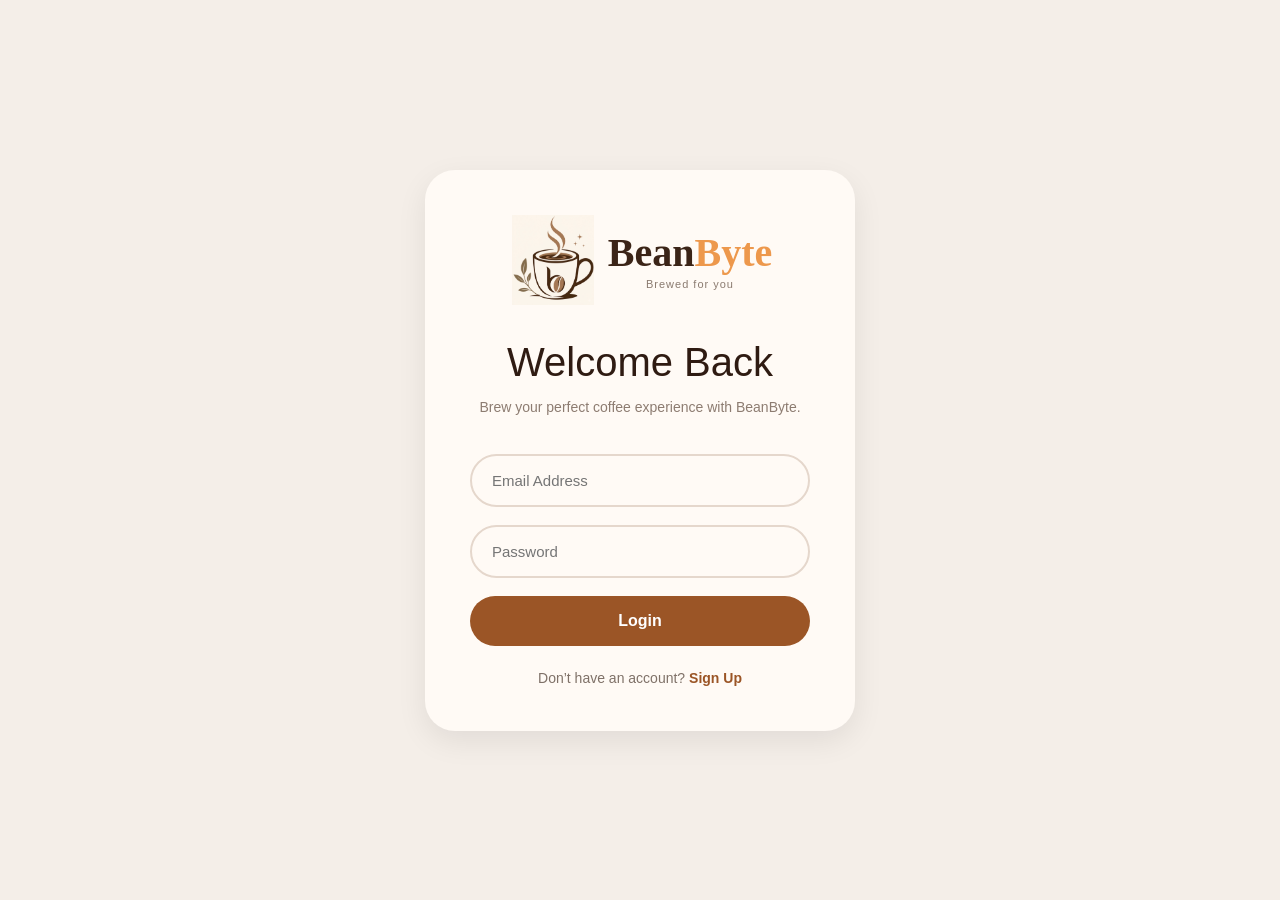
<file: Login.html>
<!DOCTYPE html>
<html lang="en">

<head>
    <meta charset="UTF-8">
    <meta name="viewport" content="width=device-width, initial-scale=1.0">
    <title>BeanByte Login</title>

    <link rel="stylesheet" href="Login.css">
</head>

<body>

    <div class="login-box">

        <!-- Logo -->

        <div class="logo">

            <img src="logo.png" alt="BeanByte Logo">

            <div class="logo-text">

                <h2>
                    <span class="bean">Bean</span><span class="byte">Byte</span>
                </h2>

                <p class="tagline">Brewed for you</p>

            </div>

        </div>

        <!-- Heading -->

        <h1>Welcome Back</h1>

        <p class="subtitle">
            Brew your perfect coffee experience with BeanByte.
        </p>

        <!-- Form -->

        <form>

            <input type="email" placeholder="Email Address" required>

            <input type="password" placeholder="Password" required>

            <button type="submit">Login</button>

        </form>

        <!-- Bottom Text -->

        <p class="bottom-text">
            Don’t have an account?
            <a href="signup.html">Sign Up</a>
        </p>

    </div>

</body>
</html>
</file>
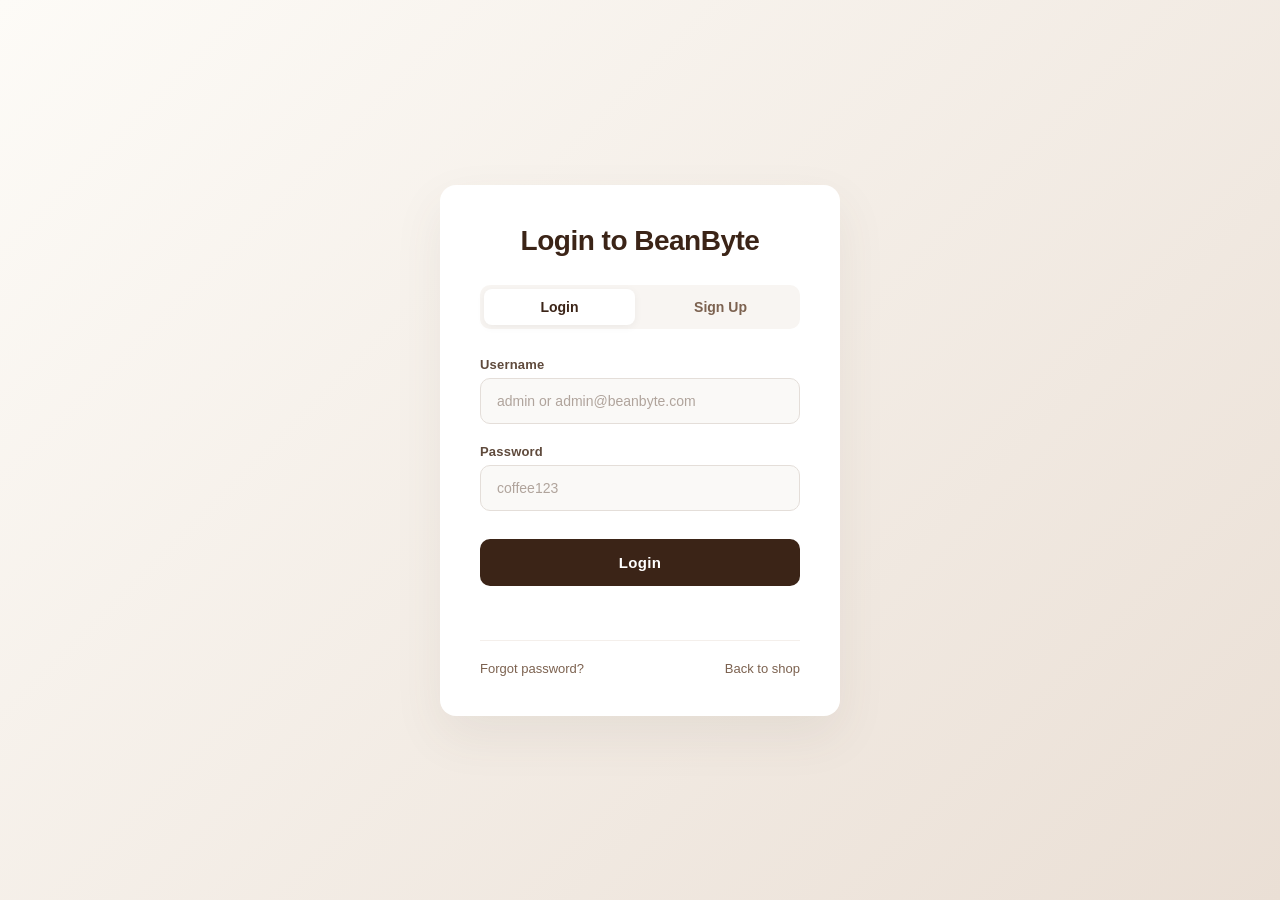
<file: login.html>
<!DOCTYPE html>
<html lang="en">
<head>
    <meta charset="UTF-8">
    <meta name="viewport" content="width=device-width, initial-scale=1.0">
    <title>BeanByte Login</title>
    <link rel="stylesheet" href="style.css">
    <style>
        /* Modern Font aur Reset */
        * { box-sizing: border-box; margin: 0; padding: 0; }
        
        body { 
            display: flex; 
            justify-content: center; 
            align-items: center; 
            min-height: 100vh; 
            background: linear-gradient(135deg, #FDFBF7 0%, #EADFD5 100%); /* Soft warm premium gradient */
            padding: 20px; 
            font-family: -apple-system, BlinkMacSystemFont, "Segoe UI", Roboto, Helvetica, Arial, sans-serif; 
            -webkit-font-smoothing: antialiased;
        }
        
        /* Sleek Symmetrical Minimal Card */
        .login-card { 
            background: #ffffff; 
            padding: 40px; 
            border-radius: 16px; /* Smooth rounded corners */
            box-shadow: 0 20px 50px rgba(95, 74, 60, 0.08); /* Soft elegant shadow */
            width: min(400px, 100%); 
            transition: all 0.3s ease;
        }
        
        /* Minimal Logo Text / Header */
        .login-card h1 { 
            margin-bottom: 28px; 
            font-size: 28px; 
            font-weight: 700;
            letter-spacing: -0.5px;
            color: #3b2417; 
            text-align: center; 
        }

        /* Clean Functional Tabs */
        .tabs { 
            display: grid; 
            grid-template-columns: 1fr 1fr; 
            gap: 10px; 
            margin-bottom: 28px; 
            background: #f8f5f2;
            padding: 4px;
            border-radius: 10px;
        }
        .login-card .tab-btn { 
            background: transparent; 
            color: #7c6250; 
            border: none;
            padding: 10px; 
            font-size: 14px; 
            font-weight: 600;
            border-radius: 8px; 
            cursor: pointer; 
            transition: all 0.2s ease;
        }
        .login-card .tab-btn.active { 
            background: #ffffff; 
            color: #3b2417; 
            box-shadow: 0 2px 8px rgba(0,0,0,0.05);
        }
        
        /* Form Layout & Labels */
        .login-card label { 
            display: block; 
            margin-bottom: 6px; 
            font-weight: 600; 
            font-size: 13px;
            letter-spacing: 0.2px;
            color: #5f4a3c; 
        }
        
        /* Sleek Modern Inputs */
        .login-card input { 
            width: 100%; 
            padding: 14px 16px; 
            margin-bottom: 20px; 
            border: 1px solid #e4ded9; 
            background: #faf9f7;
            border-radius: 10px; 
            font-size: 14px;
            color: #3b2417;
            transition: all 0.2s ease;
        }
        .login-card input::placeholder {
            color: #b0a49c;
        }
        .login-card input:focus {
            outline: none;
            border-color: #3b2417;
            background: #ffffff;
            box-shadow: 0 0 0 4px rgba(59, 36, 23, 0.05); /* Premium focus ring */
        }

        /* Spacing for button alignment */
        .login-card form input:last-of-type {
            margin-bottom: 28px;
        }
        
        /* Premium Solid Button */
        .login-card button[type="submit"] { 
            width: 100%; 
            border: none; 
            background: #3b2417; 
            color: #ffffff; 
            padding: 15px 16px; 
            border-radius: 10px; 
            font-size: 15px; 
            font-weight: 600;
            letter-spacing: 0.3px;
            cursor: pointer; 
            transition: background 0.2s ease, transform 0.1s ease;
        }
        .login-card button[type="submit"]:hover { 
            background: #27170e; 
        }
        .login-card button[type="submit"]:active { 
            transform: scale(0.99); 
        }
        
        /* Muted Message Alert */
        .message { margin-top: 14px; color: #a35a2a; min-height: 24px; font-size: 13px; text-align: center; font-weight: 500; }
        .hint { color: #8a7566; font-size: 13px; line-height: 1.5; margin: -8px 0 20px; text-align: center; }
        
        /* Clean Minimal Links Footer */
        .secondary-actions { 
            display: flex; 
            justify-content: space-between; 
            gap: 16px; 
            margin-top: 16px; 
            padding-top: 20px;
            align-items: center; 
            border-top: 1px solid #f4efeb; 
        }
        
        /* Text Links Overrides */
        .login-card .text-link, .back-link { 
            color: #7c6250; 
            text-decoration: none; 
            background: none !important; 
            border: 0; 
            padding: 0 !important; 
            width: auto !important; 
            font: inherit; 
            cursor: pointer; 
            font-size: 13px;
            font-weight: 500;
            transition: color 0.2s ease;
        }
        .login-card .text-link:hover, .back-link:hover { 
            background: none !important; 
            color: #3b2417;
            text-decoration: underline;
        }
        
        .hidden { display: none !important; }
    </style>
</head>
<body>
    <div class="login-card">
        <h1 id="form-title">Login to BeanByte</h1>
        <div class="tabs" id="auth-tabs">
            <button type="button" class="tab-btn active" id="show-login">Login</button>
            <button type="button" class="tab-btn" id="show-signup">Sign Up</button>
        </div>
        
        <form id="login-form">
            <label for="username">Username</label>
            <input type="text" id="username" name="username" placeholder="admin or admin@beanbyte.com" required>

            <label for="password">Password</label>
            <input type="password" id="password" name="password" placeholder="coffee123" required>

            <button type="submit">Login</button>
        </form>

        <form id="signup-form" class="hidden">
            <label for="signup-username">Username</label>
            <input type="text" id="signup-username" name="username" placeholder="yourname" minlength="3" required>

            <label for="signup-email">Email</label>
            <input type="email" id="signup-email" name="email" placeholder="you@example.com" required>

            <label for="signup-password">Password</label>
            <input type="password" id="signup-password" name="password" minlength="6" required>

            <button type="submit">Create Account</button>
        </form>

        <form id="forgot-form" class="hidden">
            <p class="hint">Enter your username or email. For this demo, the reset link is shown on screen instead of being sent by email.</p>
            <label for="forgot-identifier">Username or email</label>
            <input type="text" id="forgot-identifier" name="identifier" placeholder="admin@beanbyte.com" required>

            <button type="submit">Create Reset Link</button>
        </form>

        <form id="reset-form" class="hidden">
            <label for="reset-token">Reset token</label>
            <input type="text" id="reset-token" name="token" required>

            <label for="new-password">New password</label>
            <input type="password" id="new-password" name="password" minlength="6" required>

            <button type="submit">Reset Password</button>
        </form>

        <div class="message" id="message"></div>
        
        <div class="secondary-actions">
            <button type="button" class="text-link" id="forgot-link">Forgot password?</button>
            <button type="button" class="text-link hidden" id="login-link">Back to login</button>
            <a class="back-link" href="menu.html">Back to shop</a>
        </div>
    </div>

    <script>
        const API_BASE = window.location.port === '8000' ? 'http://127.0.0.1:5000' : '';
        const loginForm = document.getElementById('login-form');
        const signupForm = document.getElementById('signup-form');
        const forgotForm = document.getElementById('forgot-form');
        const resetForm = document.getElementById('reset-form');
        const message = document.getElementById('message');
        const formTitle = document.getElementById('form-title');
        const forgotLink = document.getElementById('forgot-link');
        const loginLink = document.getElementById('login-link');
        const resetTokenInput = document.getElementById('reset-token');
        const showLoginBtn = document.getElementById('show-login');
        const showSignupBtn = document.getElementById('show-signup');
        const authTabs = document.getElementById('auth-tabs');

        function showMessage(text, type = 'info') {
            message.style.color = type === 'error' ? '#e74c3c' : '#a35a2a';
            message.innerHTML = text;
        }

        function showForm(formName) {
            loginForm.classList.toggle('hidden', formName !== 'login');
            signupForm.classList.toggle('hidden', formName !== 'signup');
            forgotForm.classList.toggle('hidden', formName !== 'forgot');
            resetForm.classList.toggle('hidden', formName !== 'reset');
            forgotLink.classList.toggle('hidden', formName !== 'login');
            loginLink.classList.toggle('hidden', formName === 'login');
            authTabs.classList.toggle('hidden', formName === 'forgot' || formName === 'reset');
            showLoginBtn.classList.toggle('active', formName === 'login');
            showSignupBtn.classList.toggle('active', formName === 'signup');
            message.textContent = '';

            if (formName === 'forgot') formTitle.textContent = 'Forgot Password';
            if (formName === 'reset') formTitle.textContent = 'Reset Password';
            if (formName === 'login') formTitle.textContent = 'Login to BeanByte';
            if (formName === 'signup') formTitle.textContent = 'Create Account';
        }

        forgotLink.addEventListener('click', () => showForm('forgot'));
        loginLink.addEventListener('click', () => showForm('login'));
        showLoginBtn.addEventListener('click', () => showForm('login'));
        showSignupBtn.addEventListener('click', () => showForm('signup'));

        const params = new URLSearchParams(window.location.search);
        if (params.has('reset_token')) {
            resetTokenInput.value = params.get('reset_token');
            showForm('reset');
        }

        loginForm.addEventListener('submit', async (e) => {
            e.preventDefault();
            message.textContent = '';
            const username = document.getElementById('username').value.trim();
            const password = document.getElementById('password').value;

            try {
                const response = await fetch(`${API_BASE}/api/login`, {
                    method: 'POST',
                    headers: { 'Content-Type': 'application/json' },
                    body: JSON.stringify({ username, password })
                });
                const result = await response.json();
                if (response.ok) {
                    if (result.user && result.user.is_owner) {
                        showMessage('Owner login successful. Opening database dashboard...');
                        window.setTimeout(() => window.location.href = '/admin', 600);
                    } else {
                        showMessage('Login successful. You can continue ordering from the menu.');
                        window.setTimeout(() => window.location.href = '/menu.html', 800);
                    }
                } else {
                    showMessage(result.error || 'Login failed.', 'error');
                }
            } catch (err) {
                showMessage('Unable to reach backend. Make sure Flask is running on port 5000.', 'error');
                console.error(err);
            }
        });

        signupForm.addEventListener('submit', async (e) => {
            e.preventDefault();
            const username = document.getElementById('signup-username').value.trim();
            const email = document.getElementById('signup-email').value.trim();
            const password = document.getElementById('signup-password').value;

            try {
                const response = await fetch(`${API_BASE}/api/signup`, {
                    method: 'POST',
                    headers: { 'Content-Type': 'application/json' },
                    body: JSON.stringify({ username, email, password })
                });
                const result = await response.json();
                if (response.ok) {
                    showMessage('Account created. Taking you to the menu...');
                    window.setTimeout(() => window.location.href = '/menu.html', 800);
                } else {
                    showMessage(result.error || 'Signup failed.', 'error');
                }
            } catch (err) {
                showMessage('Unable to reach backend. Make sure Flask is running on port 5000.', 'error');
                console.error(err);
            }
        });

        forgotForm.addEventListener('submit', async (e) => {
            e.preventDefault();
            const identifier = document.getElementById('forgot-identifier').value.trim();

            try {
                const response = await fetch(`${API_BASE}/api/forgot-password`, {
                    method: 'POST',
                    headers: { 'Content-Type': 'application/json' },
                    body: JSON.stringify({ email: identifier })
                });
                const result = await response.json();

                if (!response.ok) {
                    showMessage(result.error || 'Unable to create reset link.', 'error');
                    return;
                }

                if (result.reset_token) {
                    resetTokenInput.value = result.reset_token;
                    showForm('reset');
                    showMessage(`Reset token created. Use this token now: <strong>${result.reset_token}</strong>`);
                } else {
                    showMessage(result.message);
                }
            } catch (err) {
                showMessage('Unable to reach backend. Make sure Flask is running on port 5000.', 'error');
                console.error(err);
            }
        });

        resetForm.addEventListener('submit', async (e) => {
            e.preventDefault();
            const token = resetTokenInput.value.trim();
            const password = document.getElementById('new-password').value;

            try {
                const response = await fetch(`${API_BASE}/api/reset-password`, {
                    method: 'POST',
                    headers: { 'Content-Type': 'application/json' },
                    body: JSON.stringify({ token, password })
                });
                const result = await response.json();

                if (response.ok) {
                    showForm('login');
                    showMessage(result.message);
                    resetForm.reset();
                } else {
                    showMessage(result.error || 'Unable to reset password.', 'error');
                }
            } catch (err) {
                showMessage('Unable to reach backend. Make sure Flask is running on port 5000.', 'error');
                console.error(err);
            }
        });
    </script>
</body>
</html>
</file>
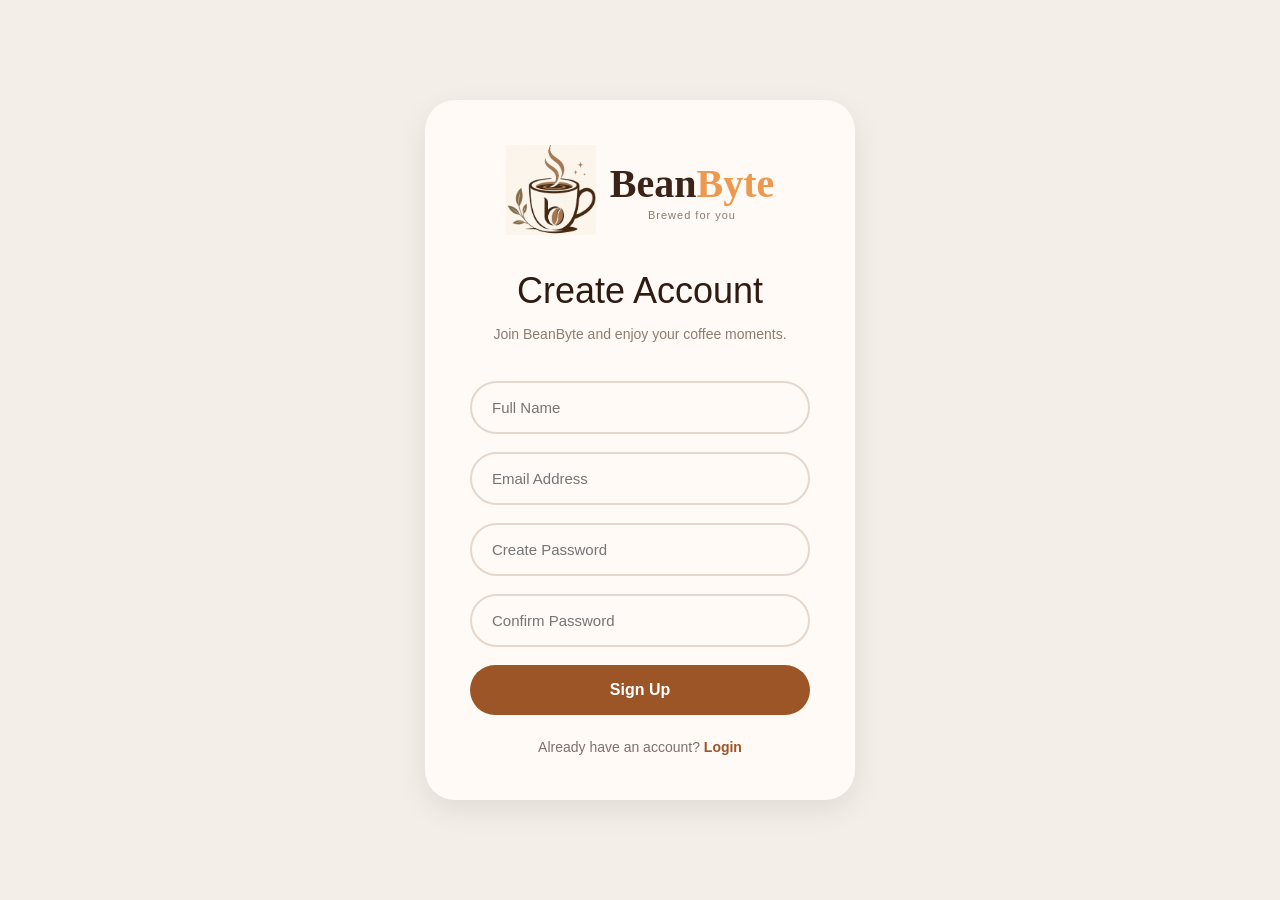
<file: signup.html>
<!DOCTYPE html>
<html lang="en">

<head>
    <meta charset="UTF-8">
    <meta name="viewport" content="width=device-width, initial-scale=1.0">
    <title>BeanByte Sign Up</title>

    <link rel="stylesheet" href="signup.css">
</head>

<body>

    <div class="signup-box">

        <!-- Logo -->

        <div class="logo">

            <img src="logo.png" alt="BeanByte Logo">

            <div class="logo-text">

                <h2>
                    <span class="bean">Bean</span><span class="byte">Byte</span>
                </h2>

                <p class="tagline">Brewed for you</p>

            </div>

        </div>

        <!-- Heading -->

        <h1>Create Account</h1>

        <p class="subtitle">
            Join BeanByte and enjoy your coffee moments.
        </p>

        <!-- Form -->

        <form>

            <input type="text" placeholder="Full Name" required>

            <input type="email" placeholder="Email Address" required>

            <input type="password" placeholder="Create Password" required>

            <input type="password" placeholder="Confirm Password" required>

            <button type="submit">Sign Up</button>

        </form>

        <!-- Bottom Text -->

        <p class="bottom-text">
            Already have an account?
            <a href="#">Login</a>
        </p>

    </div>

</body>
</html>
</file>
<file: Login.css>
*{
    margin:0;
    padding:0;
    box-sizing:border-box;
    font-family:Arial, sans-serif;
}

body{
    height:100vh;
    display:flex;
    justify-content:center;
    align-items:center;
    background:#f4eee8;
}

/* Login Box */

.login-box{
    width:430px;
    background:#fffaf5;
    padding:45px;
    border-radius:30px;
    box-shadow:0 10px 30px rgba(0,0,0,0.08);
    text-align:center;
}

/* Logo */

.logo{
    display:flex;
    justify-content:center;
    align-items:center;
    gap:10px;
    margin-bottom:35px;
}

.logo img{
    width:90px;
    height:90px;
    object-fit:contain;
    mix-blend-mode:multiply;
}

/* Bean + Byte */

.bean{
    color:#3b2417;
    font-size:40px;
    font-weight:bold;
    font-family:serif;
}

.byte{
    color:#ED984C;
    font-size:40px;
    font-weight:bold;
    font-family:serif;
}

/* Tagline */

.tagline{
    font-size:11px;
    color:#8b7b70;
    letter-spacing:1px;
    margin-top:2px;
}

/* Heading */

h1{
    font-size:40px;
    color:#2f1b12;
    font-weight:500;
    margin-bottom:10px;
}

.subtitle{
    color:#8d7c71;
    font-size:14px;
    line-height:24px;
    margin-bottom:35px;
}

/* Form */

form{
    display:flex;
    flex-direction:column;
}

input{
    width:100%;
    padding:16px 20px;
    border:2px solid #e5d7cc;
    border-radius:50px;
    outline:none;
    background:transparent;
    margin-bottom:18px;
    font-size:15px;
    transition:0.3s;
}

input:focus{
    border-color:#9b5526;
}

/* Button */

button{
    width:100%;
    padding:16px;
    border:none;
    border-radius:50px;
    background:#9b5526;
    color:white;
    font-size:16px;
    font-weight:600;
    cursor:pointer;
    transition:0.3s;
}

button:hover{
    background:#7c411a;
}

/* Bottom Text */

.bottom-text{
    margin-top:24px;
    color:#7f7168;
    font-size:14px;
}

.bottom-text a{
    color:#9b5526;
    text-decoration:none;
    font-weight:600;
}
</file>
<file: style.css>
/* ===== GLOBAL ===== */
* {
    margin: 0;
    padding: 0;
    box-sizing: border-box;
    font-family: "Poppins", sans-serif;
      background:#F6F0EA;
}

body {
    background:#F6F0EA;
    color: #2b1b14;
}

.page-main {
    min-height: 70vh;
}

.menu-page-section {
    margin-top: 50px;
    margin-bottom: 50px;
}

/* ===== NAVBAR ===== */
header {
    background: rgba(255, 255, 255, 0.8);
    backdrop-filter: blur(10px);
    position: sticky;
    top: 0;
    z-index: 1000;
    border-bottom: 1px solid #eee;
}

.navbar {
    display: flex;
    justify-content: space-between;
    align-items: center;
    padding: 15px 50px;
}

/* Logo */
.logo {
    display: flex;
    align-items: center;
    gap: 10px;
    text-align: center;
    
}


.logo img{
width: 80px; 
display: block;
height:65px;   /* aspect ratio maintain rahe */

}

.logo h2  {
    font-size: 27px;
    margin: 0;
    padding:0;
    
}
.logo p{
text-align: left;
letter-spacing: 1px;
color: #695b53;
}
.bean {
    color: #3b2417; 
    margin: 0;
    font-size: 40px;
    font-weight: bold;
    font-family: serif;
}


.byte {
    color: #ED984C;   /* light caramel orange */
    font-size: 40px;
    font-weight:bold;
    font-family: serif;
   
}
.tagline{
    margin: 2px 0 0 0;   /* VERY IMPORTANT */
    font-size: 12px;
    color: #010101;
    letter-spacing: 1px;
}


/* Nav Links */
.nav-links {
    display: flex;
    align-items: center;
    gap: 35px;
    list-style: none;
    justify-content: center;
    flex:3 ;
    
    
}

.nav-links li a {
    text-decoration: none;
    color: #3b2417;
    font-weight: 700;
    font-size: 16px;
    transition: 0.3s;

   
}

.nav-links li a:hover {
    color: #a35a2a;
}

.nav-actions{
    display: flex;
    align-items: center;
    gap: 25px;
    list-style: none;
    justify-content: flex-end;
    flex: 1.5;
}
.nav-actions li a {
      text-decoration: none;
    color: #3b2417;
    font-weight: 700;
    font-size: 16px;
    transition: 0.3s;
}
.nav-actions li a:hover {
    color: #a35a2a;
}

/* Icons */
.nav-actions i {
    font-size: 18px;
    color: #3b2417;
    cursor: pointer;
    transition: 0.3s;
    

}

.nav-actions i:hover {
    color: #a35a2a;
}

/* Order Button in Navbar */
.nav-actions li:last-child a {
    background: #3b2417;
    color: white;
    padding: 10px 18px;
    border-radius: 25px;
    font-weight: 500;
    transition: 0.3s;
    text-decoration: none;
   
}

.nav-actions li:last-child a:hover {
    background: #5a341f;
}
.nav-actions a[href="#cart"] {
    display: inline-flex;
    align-items: center;
    justify-content: center;
    text-decoration: none;
    position: relative; 
}
#cart-count {
    position: absolute;
    top: -12px;       /* Moves badge slightly above the icon */
    right: -12px;     /* Moves badge slightly to the right of the icon */
    
    /* Colors */
    background-color: #e74c3c; /* Vibrant red notification alert */
    color: #ffffff;            /* White text */
    
    /* Typography */
    font-size: 0.75rem;
    font-weight: bold;
    font-family: sans-serif;
    
    /* Shape & Sizing */
    min-width: 18px;
    height: 18px;
    border-radius: 50%; /* Perfect circle */
    padding: 2px;       /* Keeps it balanced when numbers go to double digits */
    
    /* Perfect Center Alignment for the text inside */
    display: flex;
    align-items: center;
    justify-content: center;
    
    /* Smooth pop animation when page loads */
    box-shadow: 0 2px 5px rgba(0, 0, 0, 0.2);
    pointer-events: none; /* Mouse clicks pass through directly to the anchor link */
}



.cart-panel {
    position: fixed;
    inset: 0;
    background: rgba(0, 0, 0, 0.45);
    display: none;
    justify-content: center;
    align-items: center;
    z-index: 2000;
    padding: 20px;
}

.cart-panel.active {
    display: flex;
}

.cart-panel-content {
    width: min(560px, 100%);
    background: #fff;
    border-radius: 24px;
    padding: 32px;
    box-shadow: 0 30px 60px rgba(0, 0, 0, 0.18);
    position: relative;
}

.close-cart-btn {
    position: absolute;
    top: 18px;
    right: 18px;
    width: 38px;
    height: 38px;
    border: none;
    border-radius: 50%;
    background: #3b2417;
    color: white;
    font-size: 24px;
    cursor: pointer;
}

.cart-items {
    margin-top: 24px;
    display: grid;
    gap: 16px;
    max-height: 320px;
    overflow-y: auto;
}

.cart-item {
    display: flex;
    justify-content: space-between;
    align-items: center;
    background: #f7f3ef;
    padding: 16px;
    border-radius: 18px;
}

.cart-item strong {
    display: block;
    margin-bottom: 6px;
    font-size: 16px;
}

.cart-item p {
    margin: 0;
    color: #5f4a3c;
}

.remove-item-btn {
    width: 36px;
    height: 36px;
    border: none;
    border-radius: 50%;
    background: #e74c3c;
    color: white;
    font-size: 18px;
    cursor: pointer;
}

.cart-footer {
    margin-top: 28px;
    display: flex;
    align-items: center;
    justify-content: space-between;
    gap: 20px;
    flex-wrap: wrap;
}

.cart-summary {
    font-size: 22px;
    font-weight: 700;
}

.confirm-order-btn {
    background: #3b2417;
    color: white;
    border: none;
    border-radius: 30px;
    padding: 14px 26px;
    font-size: 16px;
    cursor: pointer;
}

.confirm-order-btn:disabled {
    background: #a39a94;
    cursor: not-allowed;
}

.empty-cart {
    font-size: 16px;
    color: #5f4a3c;
    line-height: 1.6;
}


/* ===== HERO SECTION ===== */
.hero {
    
    height: 100vh;

    background-image:url("coffee.png");

    background-size: cover;
    background-position: center;
    background-repeat: no-repeat;

    display: flex;
    align-items: center;

    padding: 0 80px;

    position: relative;
}


/* Left Content */
.hero-content {
    background: transparent;
    position: relative;
    z-index: 2;
    max-width: 600px;
}

.hero-content h1 {
    font-size: 80px;
    line-height: 1.1;
    color: #2b1b14;
    margin-bottom: 20px;
    font-family: serif;
    background: transparent;
    
}

.moments{
    color:#ED984C;
    background: transparent;
    font-family: serif;
}
.coffee{
    background: transparent;
    font-family: serif;
}

.hero-content p {
    font-size: 18px;
    color: #6b5b53;
    margin-bottom: 25px;
    line-height: 1.7;
    color: black;
    background: transparent;
}

/* Buttons */
.hero-buttons {
    display: flex;
    gap: 15px;
    background: transparent;
}

.hero-buttons button {
    padding: 12px 65px;
    border-radius: 30px;
    border: none;
    cursor: pointer;
    font-weight: 700;
    transition: 0.5s;
}

/* Primary Button */
.hero-buttons button:first-child {
    background: #3b2417;
    color: white;
}

.hero-buttons button:first-child:hover {
    background: #5a341f;
}

/* Secondary Button */
.hero-buttons button:last-child {
    background: transparent;
    border: 2px solid #3b2417;
    color: #3b2417;
}

.hero-buttons button:last-child:hover {
    background: #3b2417;
    color: white;
}

/* Right Image */
.hero-image img {
    width: 450px;
    border-radius: 20px;
    box-shadow: 0 20px 40px rgba(0,0,0,0.1);
}


/* --- Google Fonts --- */
@import url('https://fonts.googleapis.com/css2?family=Playfair+Display:wght@600&family=Poppins:wght@400;500;600&display=swap');

/* --- Main Section Styling --- */
.featured {
  font-family: 'Poppins', sans-serif;
  background-color: #fffdfa; /* Matches the soft off-white background */
  padding: 50px 40px;
  border-radius: 30px;
  max-width: 1400px;
  margin: 0 auto;
  box-shadow: 0 20px 60px rgba(0, 0, 0, 0.15) 0 4px 15px rgba(0, 0, 0, 0.8);
}

/* --- Header Section --- */
.section-header {
  display: flex;
  justify-content: center;
  align-items: center;
  margin-bottom: 40px;
  position: relative;
  background: transparent;
}

.header-titles {
  display: flex;
  flex-direction: column;
  align-items: center;
  gap: 8px;
  background: transparent;
}

.trending-label {
  font-size: 11px;
  font-weight: 600;
  color: #9C5B29; /* Warm brown */
  text-transform: uppercase;
  letter-spacing: 2px;
  background: transparent;
}

.header-titles h2 {
  font-family: 'Playfair Display', serif;
  font-size: 34px;
  color: #1A1A1A;
  margin: 0;
  font-weight: 600;
  background: transparent;
}

.decorative-icon img {
  width: 80px;
  height: auto;
  opacity: 0.8;
  
}

/* --- View Full Menu Button --- */
.view-menu-link {
  position: absolute;
  right: 0;
  display: flex;
  align-items: center;
  gap: 12px;
  text-decoration: none;
  font-size: 14px;
  font-weight: 500;
  color: #1A1A1A;
  transition: opacity 0.3s ease;
  background: transparent;
  
}

.view-menu-link:hover {
  opacity: 0.7;
}
.arrow-btn {
  display: inline-flex;
  justify-content: center;
  align-items: center;
  width: 36px;
  height: 36px;
  border-radius: 50%;
  border: 2px solid #C6B18B;
  background-color: transparent;
  color: #1A1A1A;
  transition: all 0.3s ease;
}



/* --- Cards Container --- */
.card-container {
  display: flex;
  gap: 20px;
  justify-content: space-between;
  background-color: transparent;
  
}

/* --- Individual Card Styling --- */
.card {
  background-color: #ffffff;
  border-radius: 20px;
  padding: 12px;
  width: 100%;
  box-shadow: 0 4px 20px rgba(0, 0, 0, 0.03);
  position: relative; /* Crucial for placing the '+' button */
  transition: transform 0.3s ease, box-shadow 0.3s ease;
 
}

.card:hover {
  transform: translateY(-5px);
  box-shadow: 0 8px 25px rgba(0, 0, 0, 0.08);
}

.card img {
  width: 100%;
  aspect-ratio: 1; /* Keeps the images perfectly square */
  object-fit: cover;
  border-radius: 16px; /* Inner border radius for the image */
  background-color: #f9f6f0; 
}

.card h3 {
  font-family: 'Playfair Display', serif;
  font-size: 18px;
  color: #1A1A1A;
  margin-top: 16px;
  margin-bottom: 4px;
  padding: 0 8px;
  background-color: transparent;
}

.card .price {
  font-size: 20px;
  font-weight: 700;
  color: #5a341f;
  padding: 0 8px;
  margin-bottom: 8px;
  background: transparent;
}

/* --- The Add (+) Button --- */
.card button {
  position: absolute;
  bottom: 20px;
  right: 20px;
  width: 32px;
  height: 32px;
  border-radius: 50%;
  background-color: #8C471C; /* Matches the dark brown button */
  color: #ffffff;
  border: none;
  font-size: 20px;
  display: flex;
  justify-content: center;
  align-items: center;
  cursor: pointer;
  transition: background-color 0.2s ease, transform 0.2s ease;
}

.card button:hover {
  background-color: #6e3614;
  transform: scale(1.05);
}

/* --- Responsive Adjustments for Mobile --- */
@media (max-width: 900px) {
  .section-header {
    flex-direction: column;
    gap: 20px;
  }

  .view-menu-link {
    position: static; /* Removes absolute positioning so it stacks centered */
  }

  .card-container {
    flex-wrap: wrap; /* Allows cards to wrap to the next line on small screens */
  }

  .card {
    width: calc(50% - 10px); /* 2 cards per row on tablets */
  }
}

@media (max-width: 600px) {
  .card {
    width: 100%; /* 1 card per row on small phones */
  }
}

.contact-section {
  font-family: 'Poppins', sans-serif;
  padding: 60px 20px;
  background-color: #F6F0EA;
}

/* Main Outer Container with Dark Prominent Shadow */
.contact-container {
  background-color: #fffdfb;
  max-width: 1000px; /* 2 columns ke liye width ko thoda adjust kiya hai */
  margin: 40px auto;
  padding: 50px 60px;
  border-radius: 30px;
  /* Heavy prominent shadow jaisa aapne pehle manga tha */
  box-shadow: 0 25px 50px rgba(0, 0, 0, 0.18), 
              0 10px 20px rgba(0, 0, 0, 0.10);
  position: relative;
   background: transparent;
}

/* Header Section Styling */
.contact-header {
  text-align: center;
  margin-bottom: 45px;
  background: transparent;
}

.contact-header h2 {
  font-family: 'Playfair Display', serif;
  font-size: 38px;
  color: #1A1A1A;
  margin-bottom: 8px;
  background: transparent;
}

.contact-header p {
  font-size: 14px;
  color: #555555;
  background: transparent;
}

/* 2-Column Layout Setup */
.contact-content {
  display: flex;
  justify-content: space-between;
  align-items: center; /* Dono sides vertical center rahengi */
  gap: 60px; /* Form aur Info ke beech ka gap */
   background: transparent;
}

/* --- Form Fields Styling --- */
.contact-form {
  flex: 1.2; /* Form thoda zyada chauwda dikhega */
  display: flex;
  flex-direction: column;
  gap: 18px;
   background: transparent;
}

.input-field input,
.input-field textarea {
  width: 100%;
  padding: 16px 24px;
  border: 1.5px solid #1A1A1A;
  border-radius: 25px;
  font-family: 'Poppins', sans-serif;
  font-size: 14px;
  background-color: transparent;
  color: #1A1A1A;
  outline: none;
  transition: all 0.3s ease;
}

  .contact-container {
    padding: 40px 25px;
  }

  .contact-info-list {
    padding-left: 0;
    width: 100%;
  }




.input-field textarea {
  border-radius: 20px;
  resize: none;
}

.input-field input:focus,
.input-field textarea:focus {
  background-color: #ffffff;
  box-shadow: 0 4px 12px rgba(0,0,0,0.05);
}

/* Button Styling */
.send-message-btn {
  background-color: #8C471C;
  color: #ffffff;
  border: none;
  border-radius: 30px;
  padding: 16px;
  font-size: 15px;
  font-weight: 500;
  font-family: 'Poppins', sans-serif;
  cursor: pointer;
  display: flex;
  justify-content: center;
  align-items: center;
  gap: 10px;
  box-shadow: 0 8px 20px rgba(140, 71, 28, 0.2);
  transition: all 0.3s ease;
  margin-top: 5px;
}

.send-message-btn:hover {
  background-color: #6e3614;
  transform: translateY(-2px);
}

/* --- Info Details Column Styling --- */
.contact-info-list {
  flex: 1;
  display: flex;
  flex-direction: column;
  gap: 28px;
  padding-left: 20px;
}

.contact-info-list h3 {
  font-size: 19px;
  color: #1A1A1A;
  margin-bottom: 5px;
  font-weight: 600;
}

.info-item {
  display: flex;
  align-items: center;
  gap: 18px;
}

/* Rounded Brown Icons */
.info-icon {
  background-color: #8C471C;
  color: #ffffff;
  width: 44px;
  height: 44px;
  border-radius: 50%;
  display: flex;
  justify-content: center;
  align-items: center;
  font-size: 16px;
  flex-shrink: 0;
}

.info-text h4 {
  font-size: 15px;
  color: #1A1A1A;
  margin: 0 0 2px 0;
  font-weight: 600;
}

.info-text p {
  font-size: 13px;
  color: #555555;
  margin: 0;
  line-height: 1.4;
}

/* --- Map Container --- */
.map-container {
  margin-top: 15px;
  border-radius: 20px;
  overflow: hidden;
  box-shadow: 0 10px 25px rgba(0, 0, 0, 0.08);
  height: 220px;
  width: 100%;
}

.map-container iframe {
  width: 100%;
  height: 100%;
  border: none;
}

/* --- Fix to remove background from all icons --- */
.send-message-btn i,
.info-icon i {
  background: transparent !important;
  background-color: transparent !important;
  box-shadow: none !important;
  border: none !important;
  border-radius: 0 !important;
  display: inline-block !important; /* ensures proper alignment */
}


/* Mobile Responsive */
@media (max-width: 768px) {
  .contact-content {
    flex-direction: column; /* Mobile par ek ke neeche ek aa jayenge */
    gap: 40px;
  }
  
  .contact-container {
    padding: 40px 25px;
  }

  .contact-info-list {
    padding-left: 0;
    width: 100%;
  }
}
/* ===================================================
   ===== ABOUT US SECTION STYLES =====
   =================================================== */
.about-section {
    padding: 100px 20px 0px 0px;
    background-color: #F6F0EA; /* Mockup se matched cream tone */
    position: relative;
}

.about-container {
    max-width: 1200px;
    margin: 0 auto;
}

/* --- Top Row: Flex Layout --- */
.about-main-content {
    display: flex;
    align-items: center;
    gap: 60px;
    margin-bottom: 70px;
}

/* Left Image Column */
.about-image-col {
    flex: 1;
}

.about-image-col img,
.about-image-col video {
    width: 100%;
    height: 480px;
    object-fit: cover;
    border-radius: 35px; /* Mockup jaisa clean rounded curve */
    box-shadow: 0 20px 40px rgba(43, 27, 20, 0.08);
}

/* Right Text Column */
.about-text-col {
    flex: 1.1;
}

.about-sub-tag {
    font-size: 13px;
    font-weight: 600;
    letter-spacing: 2px;
    color: #A37A4C; /* Premium goldish brown tint */
    display: block;
    margin-bottom: 12px;
}

.about-text-col h2 {
    font-family: serif; /* Elegant classic font feel */
    font-size: 46px;
    color: #2b1b14;
    line-height: 1.25;
    font-weight: 500;
}

/* Heart Decorative Divider Line */
.about-divider {
    display: flex;
    align-items: center;
    gap: 15px;
    margin: 25px 0 30px 0;
    max-width: 320px; /* Line ki length set karne ke liye */
}

.about-divider .line {
    flex: 1;
    height: 1px;
    background-color: #D9C3B0;
}

.about-divider i {
    color: #A37A4C;
    font-size: 14px;
    background: transparent !important; /* Icon box fix */
}

/* Paragraphs */
.about-text-col p {
    font-size: 15.5px;
    color: #4A3E3D;
    line-height: 1.7;
    margin-bottom: 20px;
}

.about-text-col p strong {
    color: #2b1b14;
    font-weight: 600;
}


/* --- Bottom Row: 4 Feature Cards Grid --- */
.about-features-grid {
    display: grid;
    grid-template-columns: repeat(4, 1fr);
    gap: 25px;
}

/* Individual Feature Card */
.feature-card {
    background: rgba(255, 255, 255, 0.35); /* Subtle transparent white container */
    border: 1px solid rgba(163, 122, 76, 0.15); /* Light premium border */
    padding: 35px 25px;
    text-align: center;
    border-radius: 20px;
    transition: all 0.4s ease;
}

.feature-card:hover {
    background: #ffffff;
    transform: translateY(-5px);
    box-shadow: 0 15px 35px rgba(140, 71, 28, 0.05);
}

/* Icon Outer Circle Badge */
.feature-icon-circle {
    width: 65px;
    height: 65px;
    background-color: #E6D5C3; /* Soft tan background inside card */
    border-radius: 50%;
    display: flex;
    justify-content: center;
    align-items: center;
    margin: 0 auto 20px auto;
}

.feature-icon-circle i {
    color: #5A341F; /* Dark coffee color for actual icons */
    font-size: 22px;
    background: transparent !important;
}

.feature-card h3 {
    font-size: 17px;
    color: #2b1b14;
    font-weight: 600;
    margin-bottom: 10px;
    background: transparent;
}

.feature-card p {
    font-size: 13.5px;
    color: #695b53;
    line-height: 1.5;
    background: transparent;
}


/* ===================================================
   ===== ABOUT SECTION MOBILE RESPONSIVE QUERIES =====
   =================================================== */

/* For Tablets (iPad / Medium Screens) */
@media (max-width: 992px) {
    .about-main-content {
        gap: 40px;
    }
    .about-text-col h2 {
        font-size: 36px;
    }
    .about-image-col img,
    .about-image-col video {
        height: 400px;
    }
    .about-features-grid {
        grid-template-columns: repeat(2, 1fr); /* 4 columns se 2 columns setup */
        gap: 20px;
    }
}

/* For Small Mobile Phones (Smartphones) */
@media (max-width: 768px) {
    .about-section {
        padding: 60px 15px;
    }
    .about-main-content {
        flex-direction: column; /* Image upar aur text automatically neeche unique flow me */
        text-align: center;
        gap: 30px;
    }
    .about-image-col img,
    .about-image-col video {
        height: 320px;
        border-radius: 24px;
    }
    .about-divider {
        margin: 20px auto; /* Mobile par separator center alignment */
    }
    .about-text-col h2 {
        font-size: 30px;
    }
    .about-features-grid {
        grid-template-columns: 1fr; /* Full screen 1 card list layout */
    }
    .feature-card {
        padding: 30px 20px;
    }
}


/* Import Google Fonts (Playfair Display for headings, Inter for body) */
@import url('https://fonts.googleapis.com/css2?family=Inter:wght@300;400;500&family=Playfair+Display:wght@600;700&display=swap');





/* --- Footer Base Styling (Size Compact Kiya) --- */
.footer {
    background-color: #2C1A11 !important; /* Deep espresso brown */
    color: #FDFBF7 !important; 
    font-family: 'Inter', sans-serif;
    padding: 30px 30px 15px 30px; /* Padding kam kar di height choti karne ke liye */
    box-sizing: border-box;
}

/* Background resets */
.footer-container, 
.footer-box, 
.social-icons, 
.footer-bottom {
    background: transparent !important; 
    box-shadow: none !important;
    border: none;
}

/* --- Layout Flexbox --- */
.footer-container {
    max-width: 1200px;
    margin: 0 auto;
    display: flex;
    flex-wrap: wrap;
    justify-content: space-between;
    gap: 30px; /* Gap kam kiya spacing tight karne ke liye */
    padding-bottom: 20px; /* Spacing kam ki */
}

.footer-box {
    flex: 1;
    min-width: 200px;
}

/* --- Brand Section --- */
.footer-logo {
    display: flex;
    align-items: center;
    gap: 10px;
    margin-bottom: 12px; /* Margin kam kiya */
    background: transparent !important;
}

.footer-logo img {
    height: 35px; /* Logo thoda chota kiya */
    width: auto;
}

.footer-logo h2 {
    font-family: 'Playfair Display', serif;
    font-size: 22px; /* Heading size thoda chota kiya */
    color: #C58954 !important; 
    margin: 0;
    background: transparent;
}

.footer-box p {
    font-size: 13px; /* Text size thoda sleek kiya */
    line-height: 1.5;
    color: #E6DCD3 !important; 
    margin: 0 0 8px 0;
     background: transparent;
}

/* --- Section Headings --- */
.footer-box h3 {
    font-family: 'Playfair Display', serif;
    font-size: 18px; /* Headings thodi choti ki */
    color: #FDFBF7 !important; 
    margin-top: 0;
    margin-bottom: 15px; /* Spacing kam ki */
    font-weight: 600;
     background: transparent;
}

/* --- Links & Lists --- */
.footer-box ul {
    list-style: none !important; 
    padding: 0 !important;
    margin: 0 !important;
     background: transparent;
}

.footer-box ul li {
    margin-bottom: 8px; /* Compact list spacing */
    padding: 0 !important;
     background: transparent;
}

.footer-box ul li a {
    color: #E6DCD3 !important;
    text-decoration: none !important;
    font-size: 13px; /* Links 13px kiye */
    transition: color 0.3s ease, padding-left 0.3s ease;
    display: inline-block;
     background: transparent;
}

.footer-box ul li a:hover {
    color: #C58954 !important;
    padding-left: 4px;
}

/* --- Contact Icons --- */
.footer-box p i {
    color: #C58954 !important; 
    margin-right: 10px;
    width: 14px;
    text-align: center;
    background: transparent;
}

/* --- Social Media Row (Compact) --- */
.social-icons {
    text-align: center;
    margin: 10px 0; /* Margin bohot kam kar diya */
    padding: 10px 0;
    display: flex;
    justify-content: center;
    gap: 20px;
     background: transparent;
}

.social-icons a {
    color: #FDFBF7 !important;
    font-size: 18px; /* Icons ka size 22px se 18px kiya */
    text-decoration: none;
    transition: color 0.3s ease, transform 0.3s ease;
     background: transparent;
}

.social-icons a:hover {
    color: #C58954 !important;
    transform: translateY(-2px);
}
.social-icons a i{
  background: transparent;
}
/* --- Footer Copyright Line --- */
.footer-bottom {
    max-width: 1200px;
    margin: 0 auto;
    border-top: 1px solid rgba(197, 137, 84, 0.15) !important; 
    padding-top: 15px; /* Bottom padding compact ki */
    text-align: center;
     background: transparent;
}

.footer-bottom p {
    font-size: 12px; /* Copyright text 12px kiya */
    color: #B5A89E !important;
    margin: 0;
     background: transparent;
}

/* ===== Official Shop Polish ===== */
* {
    background: transparent;
}

body {
    background: #f6f0ea;
}

header {
    background: rgba(255, 253, 250, 0.94);
}

.navbar {
    gap: 22px;
}

.nav-actions {
    flex: 2;
    gap: 16px;
}

.nav-actions li a {
    white-space: nowrap;
}

.nav-actions a[href="#cart"],
.nav-actions a[href="menu.html"] {
    display: inline-flex;
    align-items: center;
    justify-content: center;
    position: relative;
}

.featured {
    border-radius: 8px;
    box-shadow: 0 18px 45px rgba(43, 27, 20, 0.12);
}

.menu-hero {
    max-width: 1200px;
    margin: 44px auto 24px;
    padding: 46px;
    display: flex;
    justify-content: space-between;
    align-items: center;
    gap: 28px;
    background: #fffdfa;
    border: 1px solid #eadfd5;
    border-radius: 8px;
}

.menu-hero h1 {
    margin: 10px 0 12px;
    font-family: 'Playfair Display', serif;
    font-size: 44px;
    color: #2b1b14;
}

.menu-hero p {
    max-width: 620px;
    color: #5f4a3c;
    line-height: 1.7;
}

.open-cart-cta {
    border: none;
    border-radius: 8px;
    background: #3b2417;
    color: #fff;
    padding: 14px 22px;
    font-weight: 700;
    cursor: pointer;
}

.card {
    border-radius: 8px;
    border: 1px solid #efe2d7;
    min-height: 390px;
}

.card img {
    border-radius: 8px;
}

.menu-description {
    color: #6f5a4c;
    font-size: 13px;
    line-height: 1.5;
    min-height: 40px;
    padding: 0 8px;
    margin: 6px 0 12px;
}

.card button,
.close-cart-btn,
.remove-item-btn {
    border-radius: 8px;
}

.cart-panel {
    align-items: stretch;
    justify-content: flex-end;
}

.cart-panel-content {
    width: min(480px, 100%);
    min-height: 100vh;
    border-radius: 0;
    padding: 34px 28px;
}

.cart-item {
    border-radius: 8px;
}

.checkout-form {
    margin-top: 22px;
    display: grid;
    gap: 14px;
    padding-top: 18px;
    border-top: 1px solid #eadfd5;
}

.checkout-form.muted {
    opacity: .55;
}

.checkout-grid {
    display: grid;
    grid-template-columns: 1fr 1fr;
    gap: 12px;
}

.checkout-form label {
    display: grid;
    gap: 8px;
    font-size: 13px;
    font-weight: 700;
    color: #5f4a3c;
}

.checkout-form input,
.checkout-form select {
    width: 100%;
    border: 1px solid #d8c7b8;
    border-radius: 8px;
    padding: 12px;
    font: inherit;
    background: #fff;
    color: #2b1b14;
}

.confirm-order-btn {
    border-radius: 8px;
}

.shop-toast {
    position: fixed;
    right: 24px;
    bottom: 24px;
    z-index: 3000;
    transform: translateY(12px);
    opacity: 0;
    background: #2c1a11;
    color: #fff;
    padding: 14px 18px;
    border-radius: 8px;
    box-shadow: 0 18px 40px rgba(0, 0, 0, .22);
    transition: opacity .2s ease, transform .2s ease;
}

.shop-toast.visible {
    opacity: 1;
    transform: translateY(0);
}

@media (max-width: 980px) {
    .navbar {
        flex-wrap: wrap;
        padding: 14px 20px;
    }

    .nav-links,
    .nav-actions {
        flex: 1 1 100%;
        justify-content: flex-start;
        flex-wrap: wrap;
        gap: 14px;
    }

    .menu-hero {
        margin: 24px 16px;
        padding: 28px;
        flex-direction: column;
        align-items: flex-start;
    }

    .menu-hero h1 {
        font-size: 34px;
    }
}

@media (max-width: 640px) {
    .checkout-grid {
        grid-template-columns: 1fr;
    }

    .cart-panel-content {
        padding: 28px 20px;
    }
}

/* ===== BILL MODAL STYLING ===== */
.bill-modal {
    display: none;
    position: fixed;
    inset: 0;
    background: rgba(0,0,0,0.6);
    z-index: 4000;
    justify-content: center;
    align-items: center;
    padding: 20px;
}
.bill-modal.active {
    display: flex;
}
.bill-content {
    background: #fffdfb;
    padding: 30px;
    border-radius: 12px;
    width: 100%;
    max-width: 380px;
    font-family: 'Courier New', Courier, monospace; /* Invoice look */
    color: #1a1a1a;
    box-shadow: 0 20px 50px rgba(0,0,0,0.2);
}
.bill-content h2 { 
    text-align: center; 
    margin-bottom: 10px; 
    font-family: 'Poppins', sans-serif;
}
.bill-content p { margin: 6px 0; font-size: 14px; }
.bill-content hr { border: 0; border-top: 1px dashed #555; margin: 15px 0; }
.bill-item { 
    display: flex; 
    justify-content: space-between; 
    margin-bottom: 8px; 
    font-size: 14px;
}
.bill-actions { 
    margin-top: 25px; 
    display: flex; 
    gap: 15px; 
    justify-content: center; 
}
.bill-actions button { 
    padding: 10px 20px; 
    cursor: pointer; 
    border-radius: 25px; 
    border: none;
    background: #8C471C; 
    color: white; 
    font-family: 'Poppins', sans-serif;
}
.bill-actions button#close-bill-btn {
    background: transparent;
    border: 1px solid #8C471C;
    color: #8C471C;
}

/* Print Specific Styles */
@media print {
    body * { visibility: hidden; }
    .bill-modal, .bill-modal * { visibility: visible; }
    .bill-modal { position: absolute; left: 0; top: 0; background: transparent; padding: 0; align-items: flex-start;}
    .bill-content { box-shadow: none; border: none; width: 100%; max-width: 100%; }
    .no-print { display: none !important; }
}
</file>
<file: signup.css>
*{
    margin:0;
    padding:0;
    box-sizing:border-box;
    font-family:Arial, sans-serif;
}

body{
    height:100vh;
    display:flex;
    justify-content:center;
    align-items:center;
    background:#f4eee8;
}

/* Main Box */

.signup-box{
    width:430px;
    background:#fffaf5;
    padding:45px;
    border-radius:30px;
    box-shadow:0 10px 30px rgba(0,0,0,0.08);
    text-align:center;
}

/* Logo */

.logo{
    display:flex;
    justify-content:center;
    align-items:center;
    gap:14px;
    margin-bottom:35px;
}


.logo img{
    width:90px;
    height:90px;
    object-fit:cover;
    mix-blend-mode:multiply;
}

/* Bean + Byte */

.bean{
    color:#3b2417;
    font-size:40px;
    font-weight:bold;
    font-family:serif;
}

.byte{
    color:#ED984C;
    font-size:40px;
    font-weight:bold;
    font-family:serif;
}

/* Tagline */

.tagline{
    font-size:11px;
    color:#8b7b70;
    letter-spacing:1px;
    margin-top:2px;
}

/* Heading */

h1{
    font-size:36px;
    color:#2f1b12;
    margin-bottom:10px;
    font-weight:500;
}

.subtitle{
    color:#8d7c71;
    font-size:14px;
    line-height:24px;
    margin-bottom:35px;
}

/* Form */

form{
    display:flex;
    flex-direction:column;
}

input{
    width:100%;
    padding:16px 20px;
    border:2px solid #e5d7cc;
    border-radius:50px;
    outline:none;
    background:transparent;
    margin-bottom:18px;
    font-size:15px;
    transition:0.3s;
}

input:focus{
    border-color:#9b5526;
}

/* Button */

button{
    width:100%;
    padding:16px;
    border:none;
    border-radius:50px;
    background:#9b5526;
    color:white;
    font-size:16px;
    font-weight:600;
    cursor:pointer;
    transition:0.3s;
}

button:hover{
    background:#7c411a;
}

/* Bottom Text */

.bottom-text{
    margin-top:24px;
    color:#7f7168;
    font-size:14px;
}

.bottom-text a{
    color:#9b5526;
    text-decoration:none;
    font-weight:600;
}
</file>
